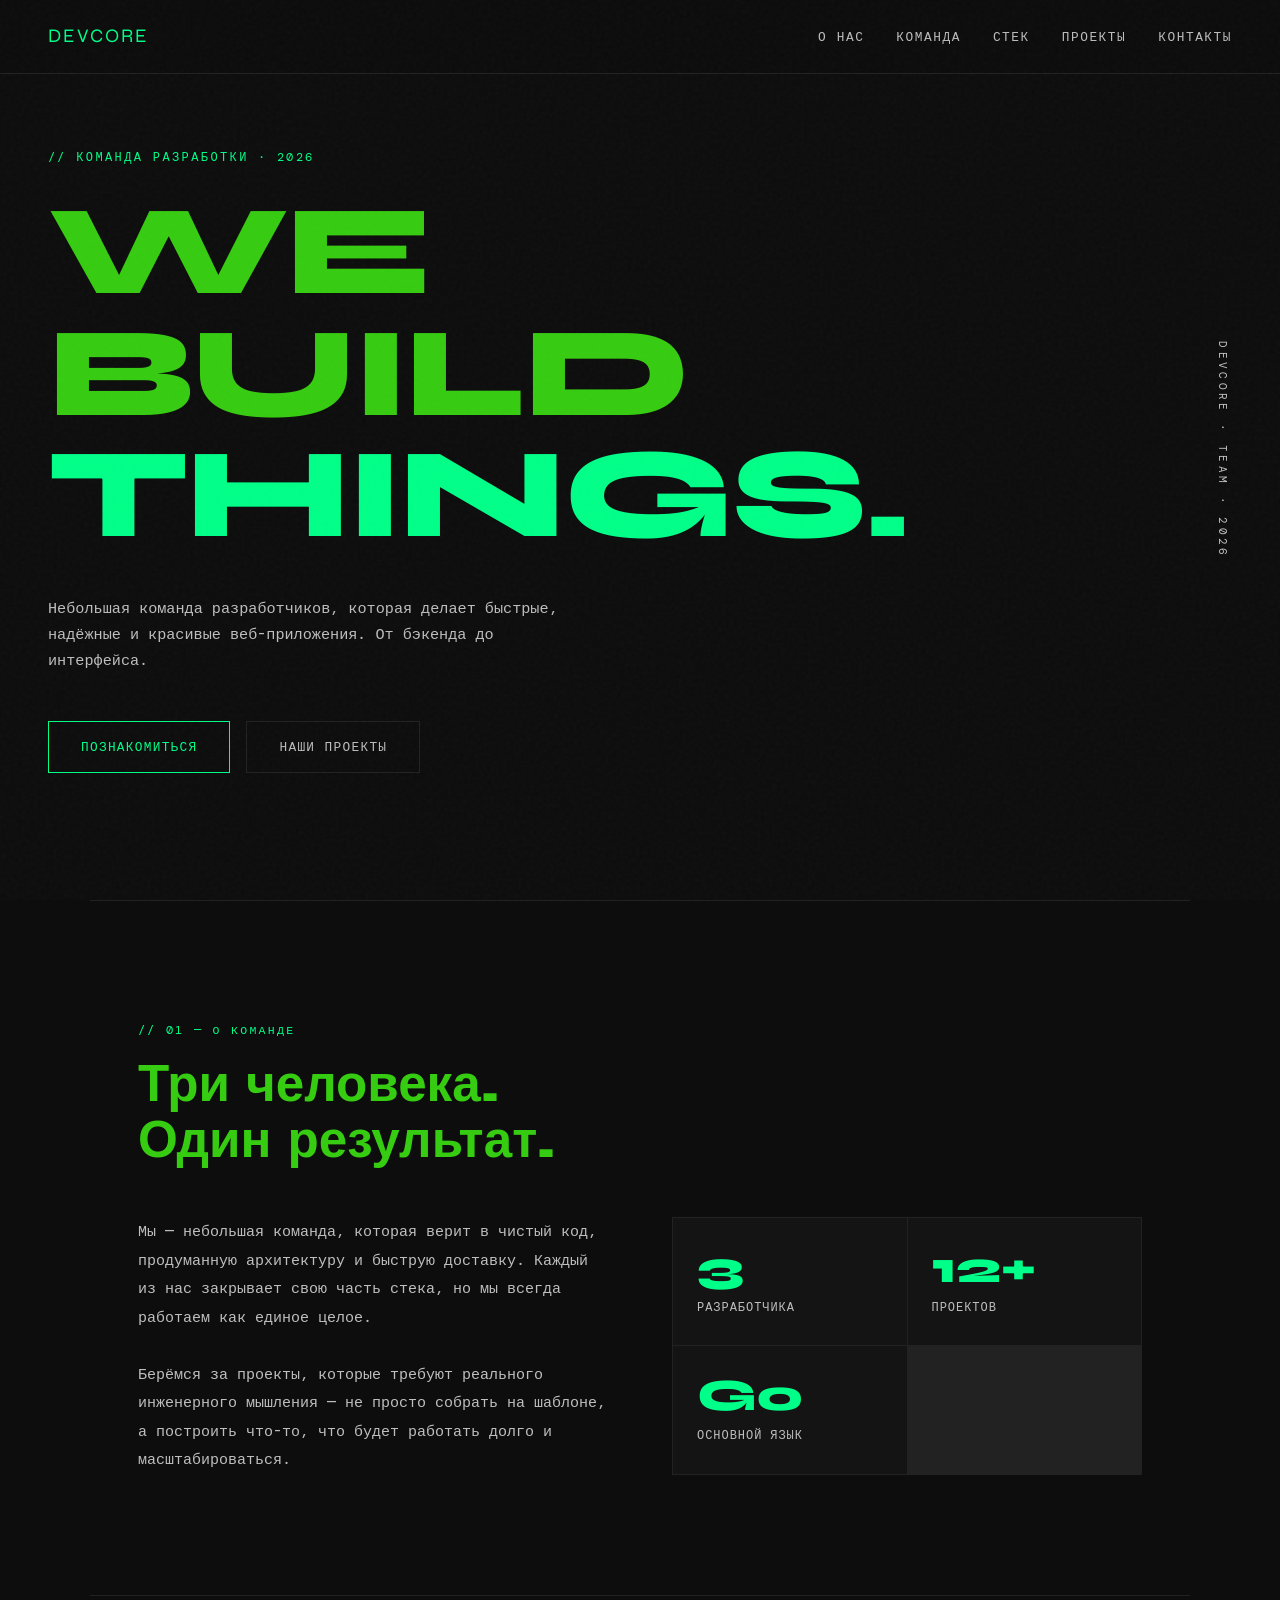
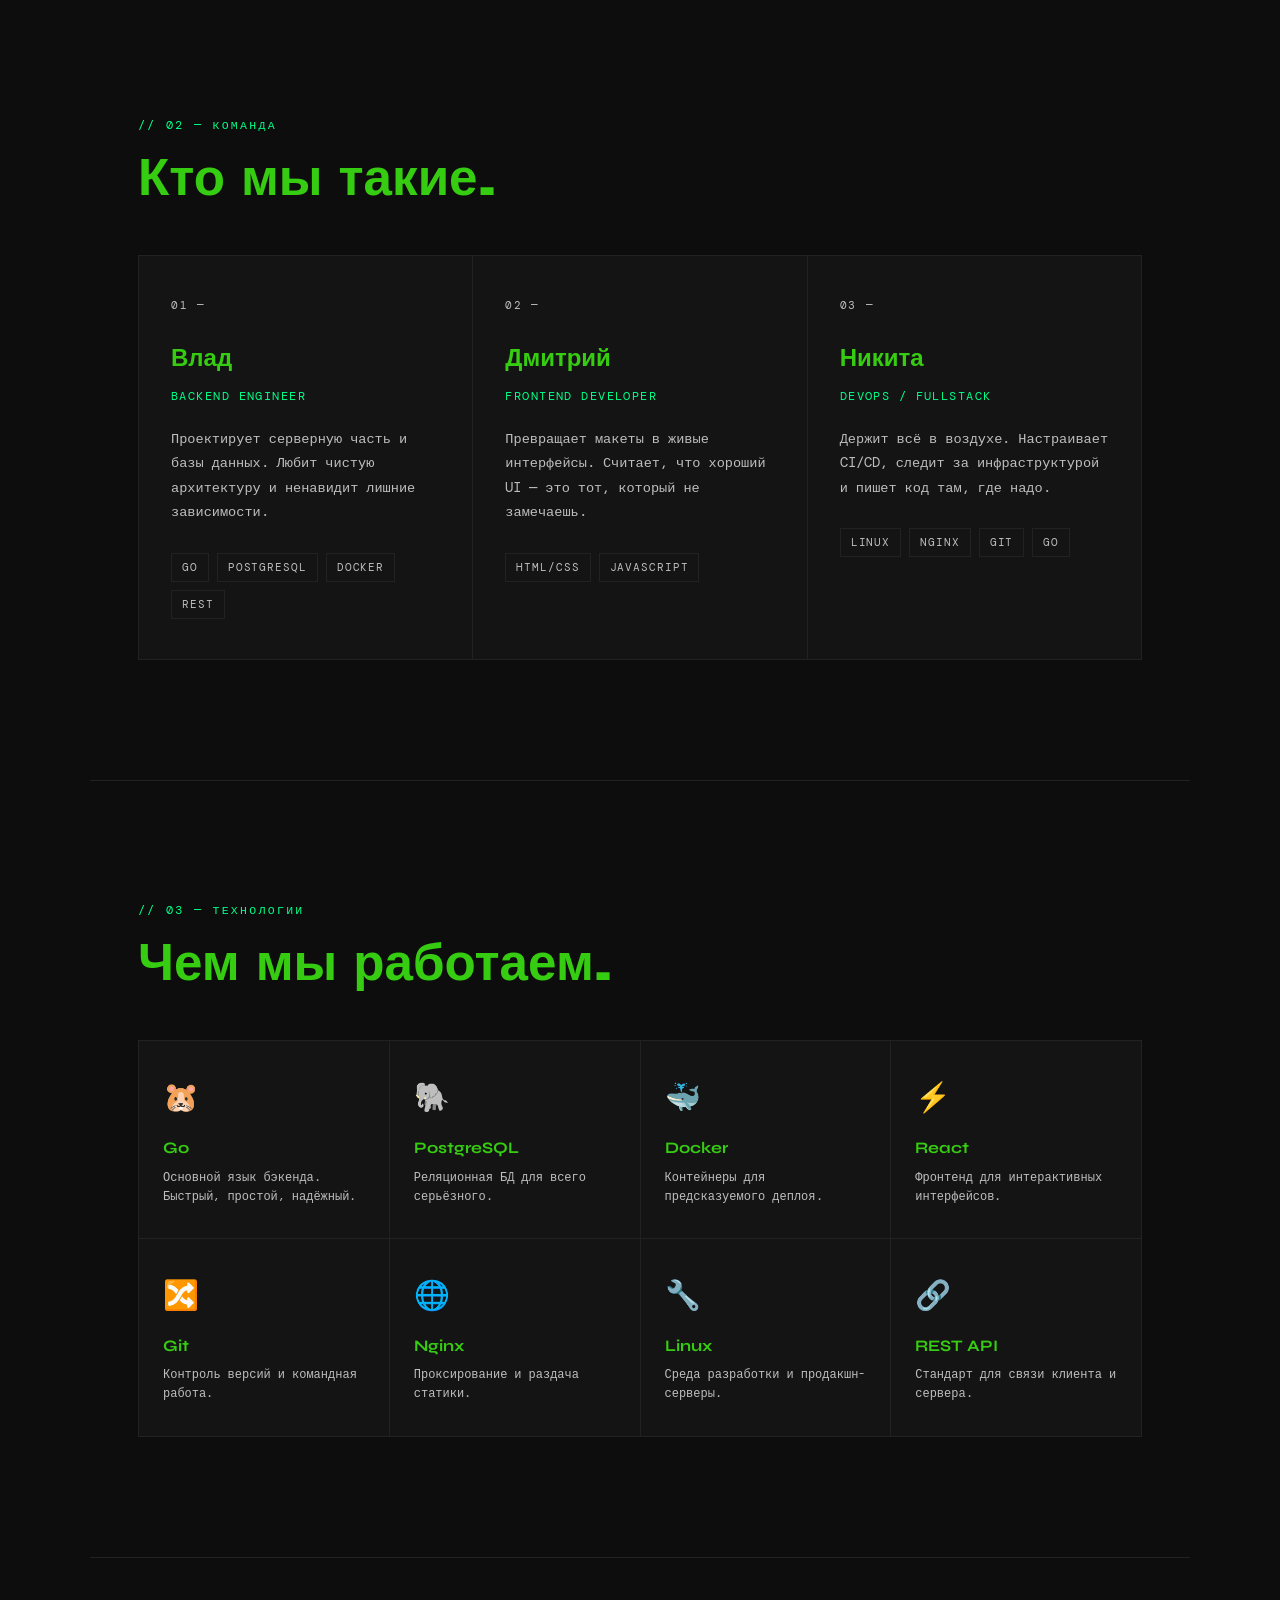
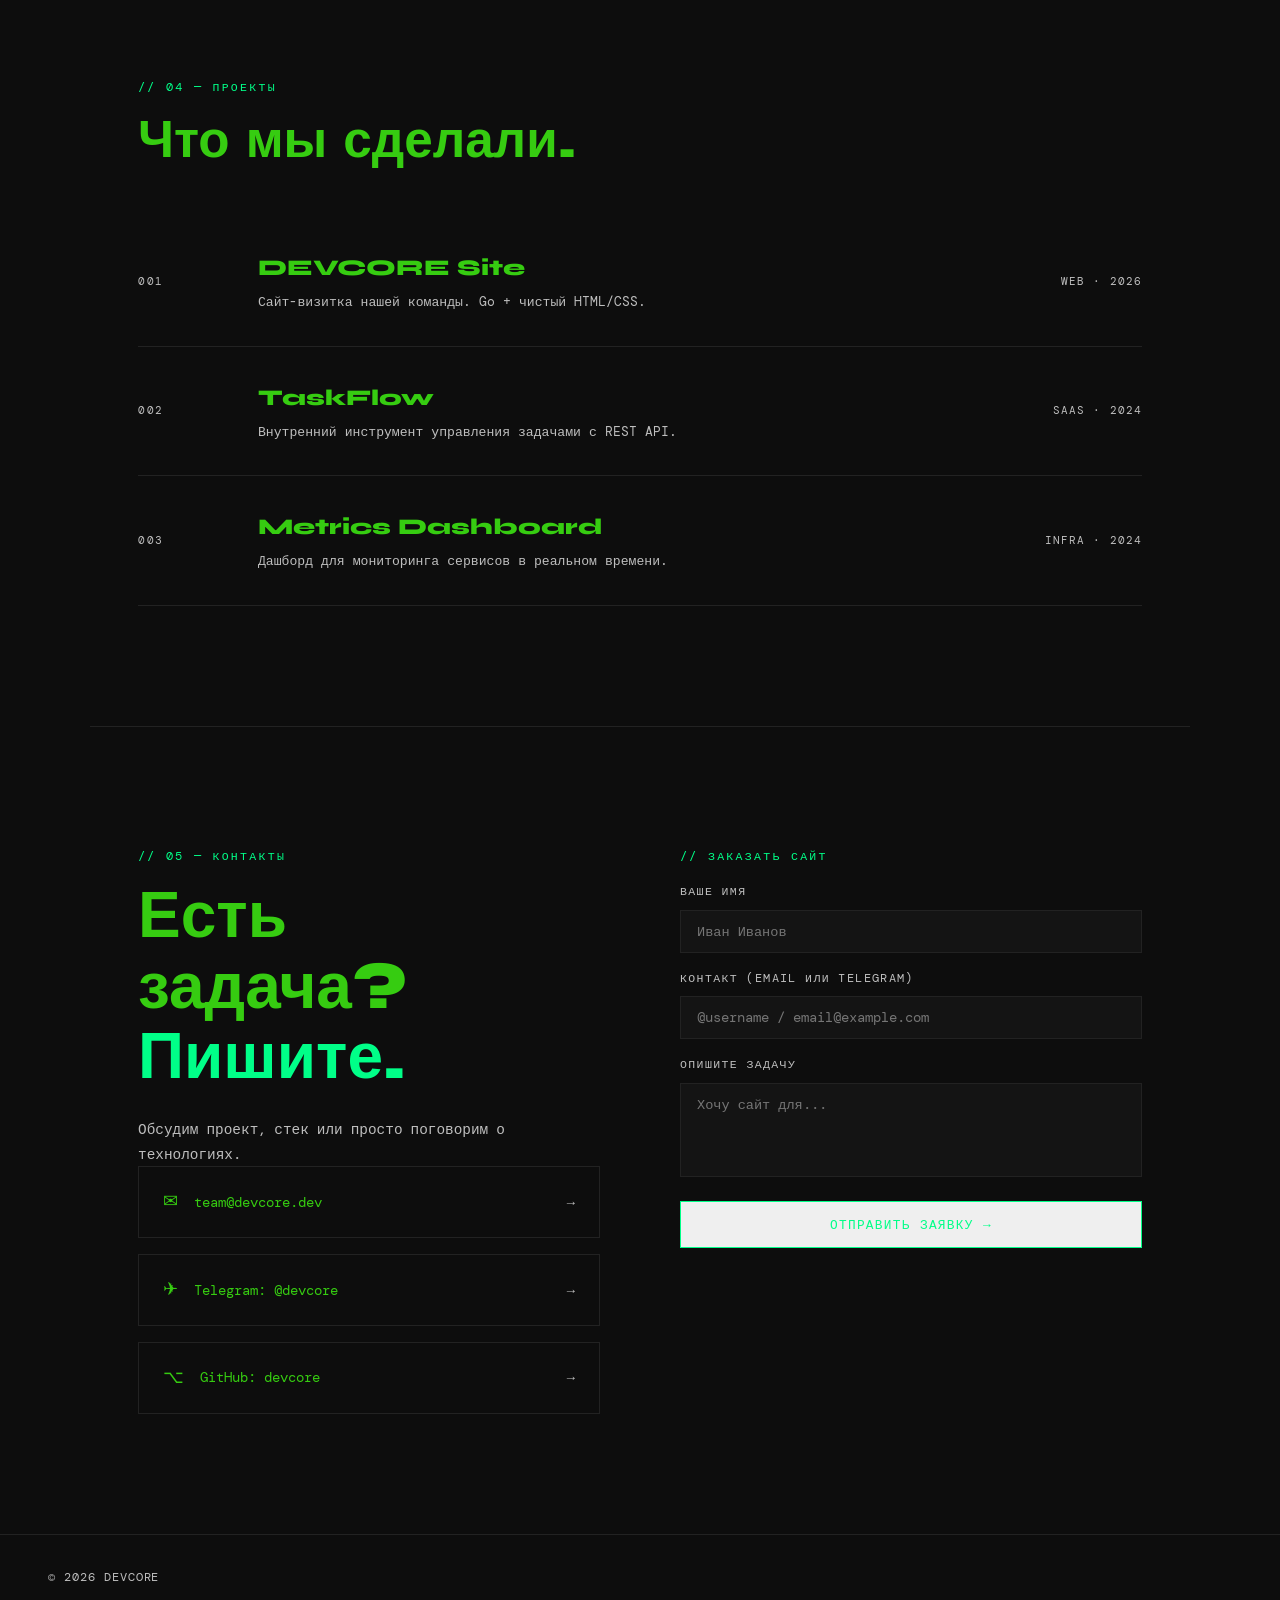
<file: templates/index.html>
<!DOCTYPE html>
<html lang="ru">
<head> 
  <meta charset="UTF-8" />
  <meta name="viewport" content="width=device-width, initial-scale=1.0" />
  <title>DEVCORE — Команда разработки</title>
  <link rel="preconnect" href="https://fonts.googleapis.com" />
  <link href="https://fonts.googleapis.com/css2?family=Syne:wght@700;800&family=DM+Mono:wght@300;400&display=swap" rel="stylesheet" />
  <link rel="stylesheet" href="/static/css/style.css" />
</head>
<body>

  <!-- NAV -->
  <nav>
    <div class="nav-logo">DEVCORE</div>
    <ul class="nav-links">
      <li><a href="#about">О нас</a></li>
      <li><a href="#team">Команда</a></li>
      <li><a href="#tech">Стек</a></li>
      <li><a href="#projects">Проекты</a></li>
      <li><a href="#contact">Контакты</a></li>
    </ul>
  </nav>

  <!-- HERO -->
  <section id="hero">
    <p class="hero-label">// Команда разработки · 2026</p>
    <h1 class="hero-title">WE<br/>BUILD<br/><span>THINGS.</span></h1>
    <p class="hero-sub">
      Небольшая команда разработчиков, которая делает быстрые,
      надёжные и красивые веб-приложения. От бэкенда до интерфейса.
    </p>
    <div class="hero-cta">
      <a href="#team" class="btn">Познакомиться</a>
      <a href="#projects" class="btn btn-ghost">Наши проекты</a>
    </div>
    <span class="hero-line">DEVCORE · TEAM · 2026</span>
  </section>

  <div class="divider"></div>

  <!-- О КОМАНДЕ -->
  <section id="about">
    <div class="reveal">
      <p class="section-label">// 01 — О команде</p>
      <h2 class="section-title">Три человека.<br/>Один результат.</h2>
    </div>
    <div class="about-grid reveal">
      <div class="about-text">
        <p>Мы — небольшая команда, которая верит в чистый код, продуманную архитектуру и быструю доставку. Каждый из нас закрывает свою часть стека, но мы всегда работаем как единое целое.</p>
        <br/>
        <p>Берёмся за проекты, которые требуют реального инженерного мышления — не просто собрать на шаблоне, а построить что-то, что будет работать долго и масштабироваться.</p>
      </div>
      <div class="about-stats">
        <div class="stat">
          <div class="stat-number">3</div>
          <div class="stat-label">Разработчика</div>
        </div>
        <div class="stat">
          <div class="stat-number">12+</div>
          <div class="stat-label">Проектов</div>
        </div>
        <div class="stat">
          <div class="stat-number">Go</div>
          <div class="stat-label">Основной язык</div>
    </div>
  </section>
  <div class="divider"></div>

  <!-- КОМАНДА -->
  <section id="team">
    <div class="reveal">
      <p class="section-label">// 02 — Команда</p>
      <h2 class="section-title">Кто мы такие.</h2>
    </div>
    <div class="team-grid reveal">

      <div class="member">
        <div class="member-number">01 —</div>
        <div class="member-name">Влад</div>
        <div class="member-role">Backend Engineer</div>
        <div class="member-desc">
          Проектирует серверную часть и базы данных. Любит чистую архитектуру и ненавидит лишние зависимости.
        </div>
        <div class="member-skills">
          <span class="skill-tag">Go</span>
          <span class="skill-tag">PostgreSQL</span>
          <span class="skill-tag">Docker</span>
          <span class="skill-tag">REST</span>
        </div>
      </div>

      <div class="member">
        <div class="member-number">02 —</div>
        <div class="member-name">Дмитрий</div>
        <div class="member-role">Frontend Developer</div>
        <div class="member-desc">
          Превращает макеты в живые интерфейсы. Считает, что хороший UI — это тот, который не замечаешь.
        </div>
        <div class="member-skills">
          <span class="skill-tag">HTML/CSS</span>
          <span class="skill-tag">JavaScript</span>
        </div>
      </div>

      <div class="member">
        <div class="member-number">03 —</div>
        <div class="member-name">Никита</div>
        <div class="member-role">DevOps / Fullstack</div>
        <div class="member-desc">
          Держит всё в воздухе. Настраивает CI/CD, следит за инфраструктурой и пишет код там, где надо.
        </div>
        <div class="member-skills">
          <span class="skill-tag">Linux</span>
          <span class="skill-tag">Nginx</span>
          <span class="skill-tag">Git</span>
          <span class="skill-tag">Go</span>
        </div>
      </div>

    </div>
  </section>

  <div class="divider"></div>

  <!-- ТЕХНОЛОГИИ -->
  <section id="tech">
    <div class="reveal">
      <p class="section-label">// 03 — Технологии</p>
      <h2 class="section-title">Чем мы работаем.</h2>
    </div>
    <div class="tech-grid reveal">
      <div class="tech-item">
        <div class="tech-icon">🐹</div>
        <div class="tech-name">Go</div>
        <div class="tech-desc">Основной язык бэкенда. Быстрый, простой, надёжный.</div>
      </div>
      <div class="tech-item">
        <div class="tech-icon">🐘</div>
        <div class="tech-name">PostgreSQL</div>
        <div class="tech-desc">Реляционная БД для всего серьёзного.</div>
      </div>
      <div class="tech-item">
        <div class="tech-icon">🐳</div>
        <div class="tech-name">Docker</div>
        <div class="tech-desc">Контейнеры для предсказуемого деплоя.</div>
      </div>
      <div class="tech-item">
        <div class="tech-icon">⚡</div>
        <div class="tech-name">React</div>
        <div class="tech-desc">Фронтенд для интерактивных интерфейсов.</div>
      </div>
      <div class="tech-item">
        <div class="tech-icon">🔀</div>
        <div class="tech-name">Git</div>
        <div class="tech-desc">Контроль версий и командная работа.</div>
      </div>
      <div class="tech-item">
        <div class="tech-icon">🌐</div>
        <div class="tech-name">Nginx</div>
        <div class="tech-desc">Проксирование и раздача статики.</div>
      </div>
      <div class="tech-item">
        <div class="tech-icon">🔧</div>
        <div class="tech-name">Linux</div>
        <div class="tech-desc">Среда разработки и продакшн-серверы.</div>
      </div>
      <div class="tech-item">
        <div class="tech-icon">🔗</div>
        <div class="tech-name">REST API</div>
        <div class="tech-desc">Стандарт для связи клиента и сервера.</div>
      </div>
    </div>
  </section>

  <div class="divider"></div>

  <!-- ПРОЕКТЫ -->
  <section id="projects">
    <div class="reveal">
      <p class="section-label">// 04 — Проекты</p>
      <h2 class="section-title">Что мы сделали.</h2>
    </div>
    <div class="projects-list reveal">
      <a href="#" class="project">
        <span class="project-num">001</span>
        <div>
          <div class="project-name">DEVCORE Site</div>
          <div class="project-desc">Сайт-визитка нашей команды. Go + чистый HTML/CSS.</div>
        </div>
        <span class="project-tag">Web · 2026</span>
      </a>
      <a href="#" class="project">
        <span class="project-num">002</span>
        <div>
          <div class="project-name">TaskFlow</div>
          <div class="project-desc">Внутренний инструмент управления задачами с REST API.</div>
        </div>
        <span class="project-tag">SaaS · 2024</span>
      </a>
      <a href="#" class="project">
        <span class="project-num">003</span>
        <div>
          <div class="project-name">Metrics Dashboard</div>
          <div class="project-desc">Дашборд для мониторинга сервисов в реальном времени.</div>
        </div>
        <span class="project-tag">Infra · 2024</span>
      </a>
    </div>
  </section>

  <div class="divider"></div>

  <!-- КОНТАКТЫ -->
<section id="contact">
  <div class="contact-wrap">
    <div class="reveal">
      <p class="section-label">// 05 — Контакты</p>
      <div class="contact-big">Есть<br/>задача?<br/><span>Пишите.</span></div>
      <p class="contact-sub">Обсудим проект, стек или просто поговорим о технологиях.</p>
      <div class="contact-links">
        <a href="mailto:team@devcore.dev" class="contact-link">
          <span class="contact-link-icon">✉</span>
          <span class="contact-link-label">team@devcore.dev</span>
          <span class="contact-link-arrow">→</span>
        </a>
        <a href="https://t.me/devcore" class="contact-link">
          <span class="contact-link-icon">✈</span>
          <span class="contact-link-label">Telegram: @devcore</span>
          <span class="contact-link-arrow">→</span>
        </a>
        <a href="https://github.com/devcore" class="contact-link">
          <span class="contact-link-icon">⌥</span>
          <span class="contact-link-label">GitHub: devcore</span>
          <span class="contact-link-arrow">→</span>
        </a>
      </div>
    </div>

    <form class="order-form reveal" action="/order" method="POST">
      <p class="section-label">// Заказать сайт</p>
      <div class="form-group">
        <label for="name">Ваше имя</label>
        <input type="text" id="name" name="name" placeholder="Иван Иванов" required />
      </div>
      <div class="form-group">
        <label for="contact">Контакт (email или telegram)</label>
        <input type="text" id="contact" name="contact" placeholder="@username / email@example.com" required />
      </div>
      <div class="form-group">
        <label for="message">Опишите задачу</label>
        <textarea id="message" name="message" placeholder="Хочу сайт для..." rows="4"></textarea>
      </div>
      <button type="submit" class="btn">Отправить заявку →</button>
    </form>

  </div>
</section>
  <!-- FOOTER -->
  <footer>
    <span>© 2026 DEVCORE</span>
  </footer>

  <script>
    // Появление элементов при скролле
    const observer = new IntersectionObserver((entries) => {
      entries.forEach((entry, i) => {
        if (entry.isIntersecting) {
          setTimeout(() => entry.target.classList.add('visible'), i * 120);
        }
      });
    }, { threshold: 0.1 });

    document.querySelectorAll('.reveal').forEach(el => observer.observe(el));
  </script>

</body>
</html>
</file>
<file: static/css/style.css>
/* ── переменные ── */
    :root {
      --bg:        #0d0d0d;
      --surface:   #141414;
      --border:    #222;
      --text:      #36cc11;
      --muted:     #bebebe;
      --accent:    #00ff88;
      --accent2:   #ff3c5f;
      --font-head: 'Syne', sans-serif;
      --font-mono: 'DM Mono', monospace;
    }

    /* ── сброс ── */
    *, *::before, *::after { box-sizing: border-box; margin: 0; padding: 0; }
    html { scroll-behavior: smooth; }
    body {
      background: var(--bg);
      color: var(--text);
      font-family: var(--font-mono);
      font-size: 15px;
      line-height: 1.7;
      overflow-x: hidden;
    }

    /* ── шум-оверлей ── */
    body::before {
      content: '';
      position: fixed; inset: 0;
      background-image: url("data:image/svg+xml,%3Csvg viewBox='0 0 256 256' xmlns='http://www.w3.org/2000/svg'%3E%3Cfilter id='n'%3E%3CfeTurbulence type='fractalNoise' baseFrequency='0.9' numOctaves='4' stitchTiles='stitch'/%3E%3C/filter%3E%3Crect width='100%25' height='100%25' filter='url(%23n)' opacity='1'/%3E%3C/svg%3E");
      opacity: .03;
      pointer-events: none;
      z-index: 999;
    }

    /* ── навигация ── */
    nav {
      position: fixed; top: 0; left: 0; right: 0;
      display: flex; justify-content: space-between; align-items: center;
      padding: 20px 48px;
      border-bottom: 1px solid var(--border);
      background: rgba(13,13,13,.85);
      backdrop-filter: blur(12px);
      z-index: 100;
    }
    .nav-logo {
      font-family: var(--font-head);
      font-size: 1.2rem;
      letter-spacing: .1em;
      color: var(--accent);
    }
    .nav-links { display: flex; gap: 32px; list-style: none; }
    .nav-links a {
      color: var(--muted);
      text-decoration: none;
      font-size: .8rem;
      letter-spacing: .12em;
      text-transform: uppercase;
      transition: color .2s;
    }
    .nav-links a:hover { color: var(--accent); }

    /* ── секции ── */
    section { padding: 120px 48px; max-width: 1100px; margin: 0 auto; }

    /* ── hero ── */
    #hero {
      min-height: 100vh;
      display: flex; flex-direction: column; justify-content: center;
      padding-top: 140px;
      max-width: 100%;
      padding-left: 48px; padding-right: 48px;
      position: relative;
    }
    .hero-label {
      font-size: .75rem;
      letter-spacing: .2em;
      text-transform: uppercase;
      color: var(--accent);
      margin-bottom: 24px;
    }
    .hero-title {
      font-family: var(--font-head);
      font-size: clamp(4rem, 10vw, 9rem);
      font-weight: 800;
      line-height: .95;
      letter-spacing: -.02em;
      color: var(--text);
    }
    .hero-title span { color: var(--accent); }
    .hero-sub {
      margin-top: 40px;
      max-width: 520px;
      color: var(--muted);
      font-size: .95rem;
    }
    .hero-cta {
      margin-top: 48px;
      display: flex; gap: 16px; flex-wrap: wrap;
    }
    .btn {
      display: inline-block;
      padding: 14px 32px;
      font-family: var(--font-mono);
      font-size: .8rem;
      letter-spacing: .1em;
      text-transform: uppercase;
      text-decoration: none;
      border: 1px solid var(--accent);
      color: var(--accent);
      transition: background .2s, color .2s;
    }
    .btn:hover { background: var(--accent); color: #000; }
    .btn-ghost {
      border-color: var(--border);
      color: var(--muted);
    }
    .btn-ghost:hover { background: var(--surface); color: var(--text); }

    /* декоративная линия hero */
    .hero-line {
      position: absolute; right: 48px; top: 50%;
      transform: translateY(-50%);
      writing-mode: vertical-rl;
      font-size: .7rem;
      letter-spacing: .3em;
      text-transform: uppercase;
      color: var(--muted);
    }

    /* ── разделитель ── */
    .divider {
      width: 100%; height: 1px;
      background: var(--border);
      max-width: 1100px;
      margin: 0 auto;
    }

    /* ── заголовок секции ── */
    .section-label {
      font-size: .72rem;
      letter-spacing: .2em;
      text-transform: uppercase;
      color: var(--accent);
      margin-bottom: 16px;
    }
    .section-title {
      font-family: var(--font-head);
      font-size: clamp(2rem, 4vw, 3.2rem);
      font-weight: 800;
      line-height: 1.1;
      margin-bottom: 48px;
    }

    /* ── о команде ── */
    .about-grid {
      display: grid;
      grid-template-columns: 1fr 1fr;
      gap: 64px;
      align-items: start;
    }
    .about-text { color: var(--muted); line-height: 1.9; }
    .about-stats {
      display: grid;
      grid-template-columns: 1fr 1fr;
      gap: 1px;
      background: var(--border);
      border: 1px solid var(--border);
    }
    .stat {
      background: var(--surface);
      padding: 28px 24px;
    }
    .stat-number {
      font-family: var(--font-head);
      font-size: 2.8rem;
      font-weight: 800;
      color: var(--accent);
      line-height: 1;
    }
    .stat-label {
      font-size: .75rem;
      color: var(--muted);
      margin-top: 6px;
      letter-spacing: .08em;
      text-transform: uppercase;
    }

    /* ── команда ── */
    .team-grid {
      display: grid;
      grid-template-columns: repeat(3, 1fr);
      gap: 1px;
      background: var(--border);
      border: 1px solid var(--border);
    }
    .member {
      background: var(--surface);
      padding: 40px 32px;
      position: relative;
      overflow: hidden;
      transition: background .25s;
    }
    .member::after {
      content: '';
      position: absolute; bottom: 0; left: 0; right: 0;
      height: 2px;
      background: var(--accent);
      transform: scaleX(0);
      transform-origin: left;
      transition: transform .3s ease;
    }
    .member:hover { background: #171717; }
    .member:hover::after { transform: scaleX(1); }
    .member-number {
      font-size: .7rem;
      color: var(--muted);
      letter-spacing: .15em;
      margin-bottom: 24px;
    }
    .member-name {
      font-family: var(--font-head);
      font-size: 1.5rem;
      font-weight: 800;
      margin-bottom: 6px;
    }
    .member-role {
      font-size: .75rem;
      color: var(--accent);
      letter-spacing: .12em;
      text-transform: uppercase;
      margin-bottom: 20px;
    }
    .member-desc {
      font-size: .85rem;
      color: var(--muted);
      line-height: 1.8;
      margin-bottom: 28px;
    }
    .member-skills {
      display: flex; flex-wrap: wrap; gap: 8px;
    }
    .skill-tag {
      font-size: .7rem;
      letter-spacing: .08em;
      padding: 4px 10px;
      border: 1px solid var(--border);
      color: var(--muted);
      text-transform: uppercase;
    }

    /* ── технологии ── */
    .tech-grid {
      display: grid;
      grid-template-columns: repeat(4, 1fr);
      gap: 1px;
      background: var(--border);
      border: 1px solid var(--border);
    }
    .tech-item {
      background: var(--surface);
      padding: 32px 24px;
      transition: background .2s;
    }
    .tech-item:hover { background: #171717; }
    .tech-icon {
      font-size: 1.8rem;
      margin-bottom: 12px;
    }
    .tech-name {
      font-family: var(--font-head);
      font-size: 1rem;
      font-weight: 700;
      margin-bottom: 6px;
    }
    .tech-desc {
      font-size: .75rem;
      color: var(--muted);
      line-height: 1.6;
    }

    /* ── проекты ── */
    .projects-list { display: flex; flex-direction: column; }
    .project {
      display: grid;
      grid-template-columns: 80px 1fr auto;
      align-items: center;
      gap: 40px;
      padding: 32px 0;
      border-bottom: 1px solid var(--border);
      text-decoration: none;
      color: inherit;
      transition: padding-left .25s;
    }
    .project:hover { padding-left: 12px; }
    .project:hover .project-name { color: var(--accent); }
    .project-num {
      font-size: .7rem;
      color: var(--muted);
      letter-spacing: .15em;
    }
    .project-name {
      font-family: var(--font-head);
      font-size: 1.4rem;
      font-weight: 800;
      transition: color .25s;
    }
    .project-desc {
      font-size: .82rem;
      color: var(--muted);
      margin-top: 4px;
    }
    .project-tag {
      font-size: .7rem;
      color: var(--muted);
      letter-spacing: .1em;
      text-transform: uppercase;
      white-space: nowrap;
    }

    /* ── контакты ── */
    .contact-wrap {
      display: grid;
      grid-template-columns: 1fr 1fr;
      gap: 80px;
      align-items: start;
    }
    .contact-big {
      font-family: var(--font-head);
      font-size: clamp(2.5rem, 5vw, 4rem);
      font-weight: 800;
      line-height: 1.1;
      margin-bottom: 24px;
    }
    .contact-big span { color: var(--accent); }
    .contact-sub { color: var(--muted); font-size: .9rem; }
    .contact-links { display: flex; flex-direction: column; gap: 16px; }
    .contact-link {
      display: flex; align-items: center; gap: 16px;
      padding: 20px 24px;
      border: 1px solid var(--border);
      color: var(--text);
      text-decoration: none;
      font-size: .85rem;
      transition: border-color .2s, color .2s;
    }
    .contact-link:hover { border-color: var(--accent); color: var(--accent); }
    .contact-link-icon { font-size: 1.1rem; }
    .contact-link-label { flex: 1; }
    .contact-link-arrow { color: var(--muted); transition: color .2s; }
    .contact-link:hover .contact-link-arrow { color: var(--accent); }

    /* ── footer ── */
    footer {
      border-top: 1px solid var(--border);
      padding: 32px 48px;
      display: flex; justify-content: space-between; align-items: center;
      color: var(--muted);
      font-size: .75rem;
      letter-spacing: .08em;
    }

    /* ── анимация появления ── */
    .reveal {
      opacity: 0;
      transform: translateY(28px);
      transition: opacity .7s ease, transform .7s ease;
    }
    .reveal.visible { opacity: 1; transform: none; }

    /* ── адаптив ── */
    @media (max-width: 768px) {
      nav { padding: 16px 24px; }
      .nav-links { display: none; }
      section { padding: 80px 24px; }
      #hero { padding-left: 24px; padding-right: 24px; }
      .hero-line { display: none; }
      .about-grid, .contact-wrap { grid-template-columns: 1fr; gap: 40px; }
      .team-grid, .tech-grid { grid-template-columns: 1fr; }
      .project { grid-template-columns: 60px 1fr; }
      .project-tag { display: none; }
      footer { flex-direction: column; gap: 8px; text-align: center; }
    }
    
    /* ── форма заявки ── */
  .order-form { display: flex; flex-direction: column; gap: 0; }
  .form-group { margin-bottom: 16px; }
  .form-group label {
    display: block;
    font-size: .72rem;
    letter-spacing: .12em;
    text-transform: uppercase;
    color: var(--muted);
    margin-bottom: 8px;
  }
  .form-group input,
  .form-group textarea {
    width: 100%;
    background: var(--surface);
    border: 1px solid var(--border);
    color: var(--text);
    font-family: var(--font-mono);
    font-size: .85rem;
    padding: 12px 16px;
    outline: none;
    transition: border-color .2s;
    resize: none;
  }
  .form-group input:focus,
  .form-group textarea:focus { border-color: var(--accent); }
</file>
